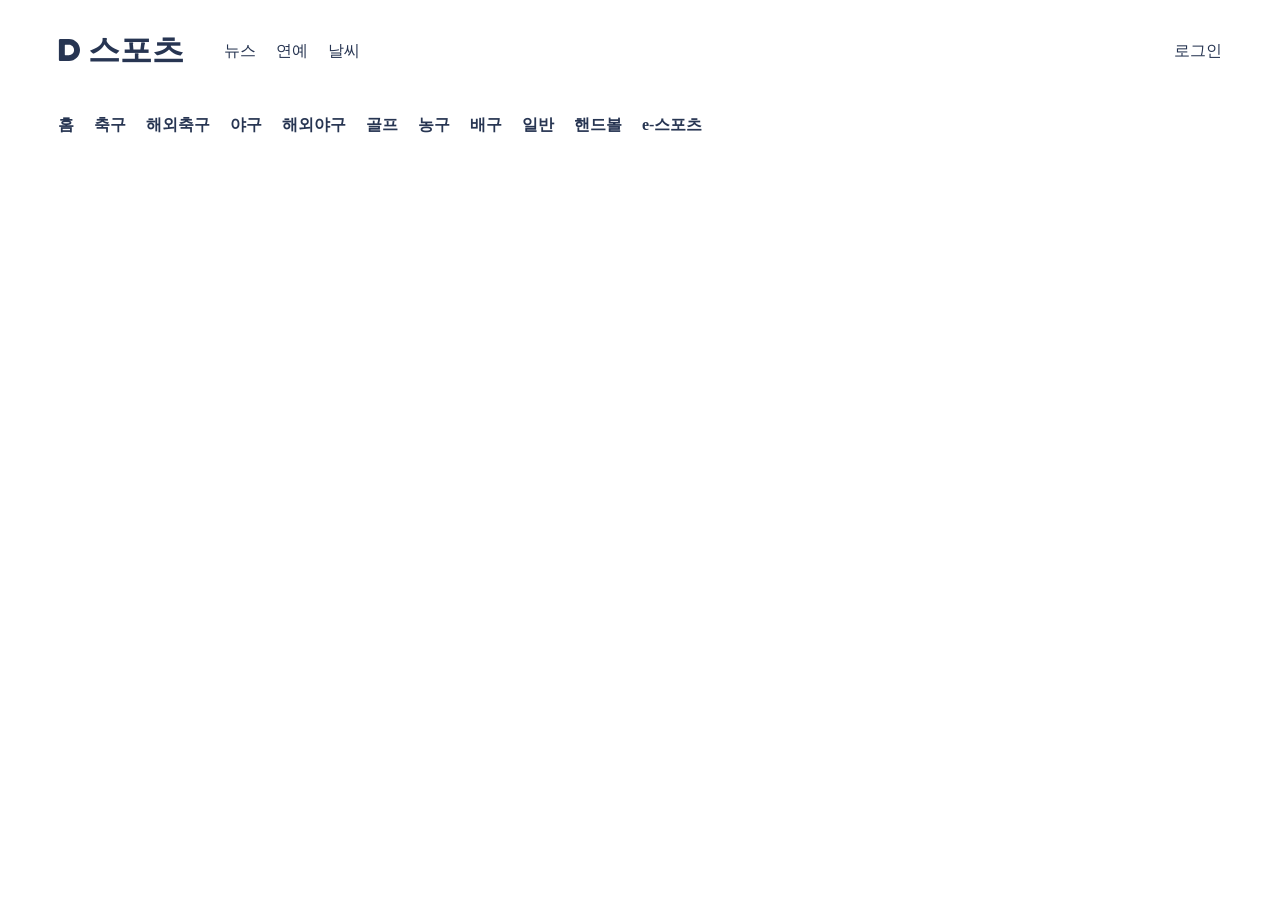
<file: baseball/index.html>
<!DOCTYPE html>
<html lang="en">
<head>
  <meta charset="UTF-8">
  <meta name="viewport" content="width=device-width, initial-scale=1.0">
  <link href="baseball.css" rel="stylesheet">
  <title>Document</title>
</head>
<body>

  <!-- 최상단 메뉴 -->
  <div class="head_top">
    <h1 class="doc-title">
      <a href="http://daum.net" class="link_daum">
        <svg focusable="false" aria-hidden="true" width="22" height="22" viewBox="0 0 22 22" fill="none" xmlns="http://www.w3.org/2000/svg">
          <path d="M11 5.83C13.8556 5.83 16.1656 8.316 16.0556 11.1958C15.9522 13.9348 13.6158 16.17 10.8746 16.17H7.2578C7.0158 16.17 6.8178 15.972 6.8178 15.73V6.27C6.8178 6.028 7.0158 5.83 7.2578 5.83H10.9978M11 0H2.2C1.4718 0 0.880005 0.5918 0.880005 1.32V20.68C0.880005 21.4082 1.4718 22 2.2 22H11C17.0742 22 22 17.0742 22 11C22 4.9258 17.0742 0 11 0Z" fill="#273552"></path>
        </svg>
      </a>
      <a href="https://sports.daum.net/" id="kakaoServiceLogo">
        <span class="ir_wa">스포츠</span>
      </a>
    </h1>

    <ul class="doc-relate">
      <li><a href="https://news.daum.net/" class="link_services">뉴스</a></li>
      <li><a href="https://entertain.daum.net/" class="link_services">연예</a></li>
      <li><a href="https://weather.daum.net/?location-regionId=AB20020600&weather-cp=kweather" class="link_services">날씨</a></li>
    </ul>

    <a href="https://logins.daum.net/accounts/loginform.do?url=https%3A%2F%2Fsports.daum.net%2Frecord%2Fkbo" target="_top" id="btnMinidaumLogin" class="minidaum_login minidaum_tiara_click" data-tiara-layer="gnb minidaum login" data-tiara-action-name="미니다음_로고">로그인</a>
  </div>

  <!-- 카테고리 선택 메뉴 -->
  <div class="inner_gnb">
    <ul class="gnb_comm">
      <li><a href="#"><span class="txt_gnb">홈</span></a></li>
      <li><a href="#"><span class="txt_gnb">축구</span></a></li>
      <li><a href="#"><span class="txt_gnb">해외축구</span></a></li>
      <li id="menu_baseball"><a href="#"><span class="txt_gnb">야구</span></a></li>
      <li><a href="#"><span class="txt_gnb">해외야구</span></a></li>
      <li><a href="#"><span class="txt_gnb">골프</span></a></li>
      <li><a href="#"><span class="txt_gnb">농구</span></a></li>
      <li><a href="#"><span class="txt_gnb">배구</span></a></li>
      <li><a href="#"><span class="txt_gnb">일반</span></a></li>
      <li><a href="#"><span class="txt_gnb">핸드볼</span></a></li>
      <li><a href="#"><span class="txt_gnb">e-스포츠</span></a></li>
    </ul>
  </div>

  <!-- 야구 출력 부분 -->
   <div class="baseball-area">

    <!-- 년도 -->
    <div id="calendar_year">
      <h2>2023</h2>
    </div>

    <!-- 기록표 -->
    <div id="recordList" class="box_record rebord_kbo">

      <h4 class="tit_record">종합 순위</h4>
        <div class="wrap_table">
          <div class="inner_table">
            <table class="tbl_record">
              <colgroup>

                <!-- 순위 -->
                <col class="col1">

                <!-- 팀 -->
                <col class="col2">

                <!-- 나머지 -->
                <col class="col_data" span="7">
              </colgroup>

              <!-- thead 값 -->
              <thead>
                <tr>
                  <th scope="col" class="th_rank">
                    <span class="txt_col">순위</span>
                  </th>
                  <th scope="col" class="th_name">
                    <span class="txt_col">팀</span>
                  </th>
                  <th scope="col" data-sort="game">
                    <span class="btn_sort">경기</span>
                  </th>
                  <th scope="col" data-sort="win">
                    <span class="btn_sort">승</span>
                  </th>
                  <th scope="col" data-sort="draw">
                    <span class="btn_sort">무</span>
                  </th>
                  <th scope="col" data-sort="loss">
                    <span class="btn_sort">패</span>
                  </th>
                  <th scope="col" data-sort="rank">
                    <span class="btn_sort">승률</span>
                  </th>
                  <th scope="col" data-sort="gb">
                    <span class="btn_sort">게임차</span>
                  </th>
                  <th scope="col" data-sort="streak">
                    <span class="btn_sort">연속</span>
                  </th>
                </tr>
              </thead>

              <!-- tbody -->
               <tbody id="baseball-body">
               </tbody>
            </table>
          </div>
        </div>
      </h4>
    </div>
   </div>
   <script src="baseball.js"></script>
</body>
</html>
</file>
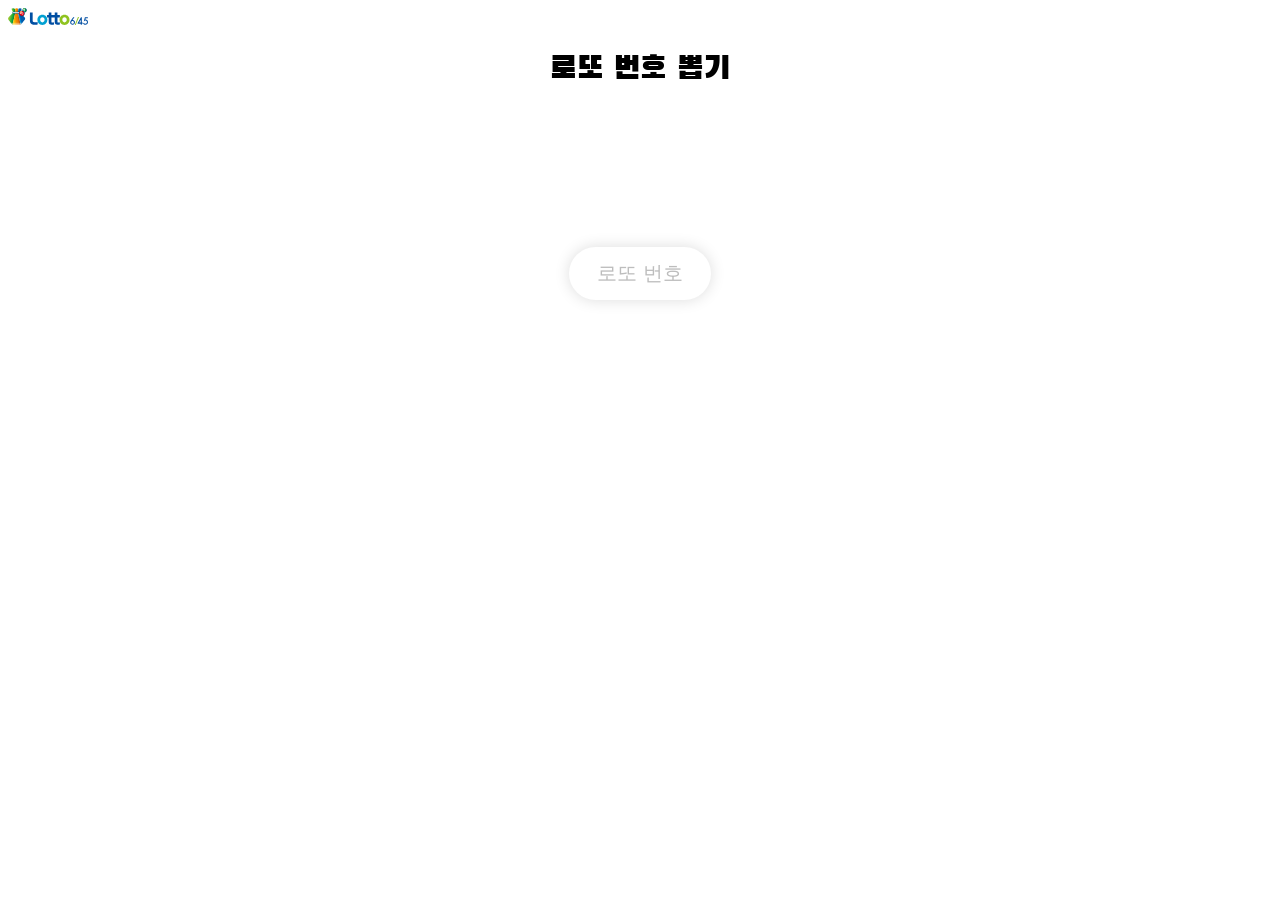
<file: lotto/index.html>
<!DOCTYPE html>
<html lang="en">
<head>
  <meta charset="UTF-8">
  <meta name="viewport" content="width=device-width, initial-scale=1.0">
  <title>Document</title>
  <link href="lotto.css" rel="stylesheet">
  <link rel="preconnect" href="https://fonts.googleapis.com">
  <link rel="preconnect" href="https://fonts.gstatic.com" crossorigin>
  <link href="https://fonts.googleapis.com/css2?family=Black+Han+Sans&display=swap" rel="stylesheet">
  <script>
    function getLotto(){
      // 랜덤
      // 6개 뽑아야 하는데, 문제 중복 숫자를 뽑으면 안된다.

      var numbers = []

      while(numbers.length < 6){
        var n = Math.floor(Math.random() * 45 + 1);
        console.log(n);
        if (numbers.includes(n)){
          continue;
        }
        numbers.push(n);
      }

      // 오름차순 정렬
      numbers.sort((a, b) => a - b);
      console.log(numbers);

      const ballHTML = numbers.map( n => {
        let colorClass = "";
        if (n <= 10) colorClass = "ball-yellow";
        else if (n <= 20) colorClass = "ball-blue";
        else if (n <= 30) colorClass = "ball-red";
        else if (n <= 40) colorClass = "ball-gray";
        else colorClass = "ball-green";

        return `<span class="ball ${colorClass}">${n}</span>`;
      }).join("");

      // 로직
      document.getElementById("lottoNumber").innerHTML = ballHTML;
    }
  </script>
</head>
<body>
  <img src="logo.svg" style="width: 80px;">
  <div class="webtitle">
    <h1 class="black-han-sans-regular">로또 번호 뽑기</h1>
  </div>
  <div class="container">
    <h2 id="lottoNumber"></h2>
  </div>
  <div class="button">
    <!-- <input class="button-style" onclick="getLotto()" type="button" value="로또번호"> -->
    <button class="button-style" onclick="getLotto()">로또 번호</button>
  </div>
  
</body>
</html>
</file>
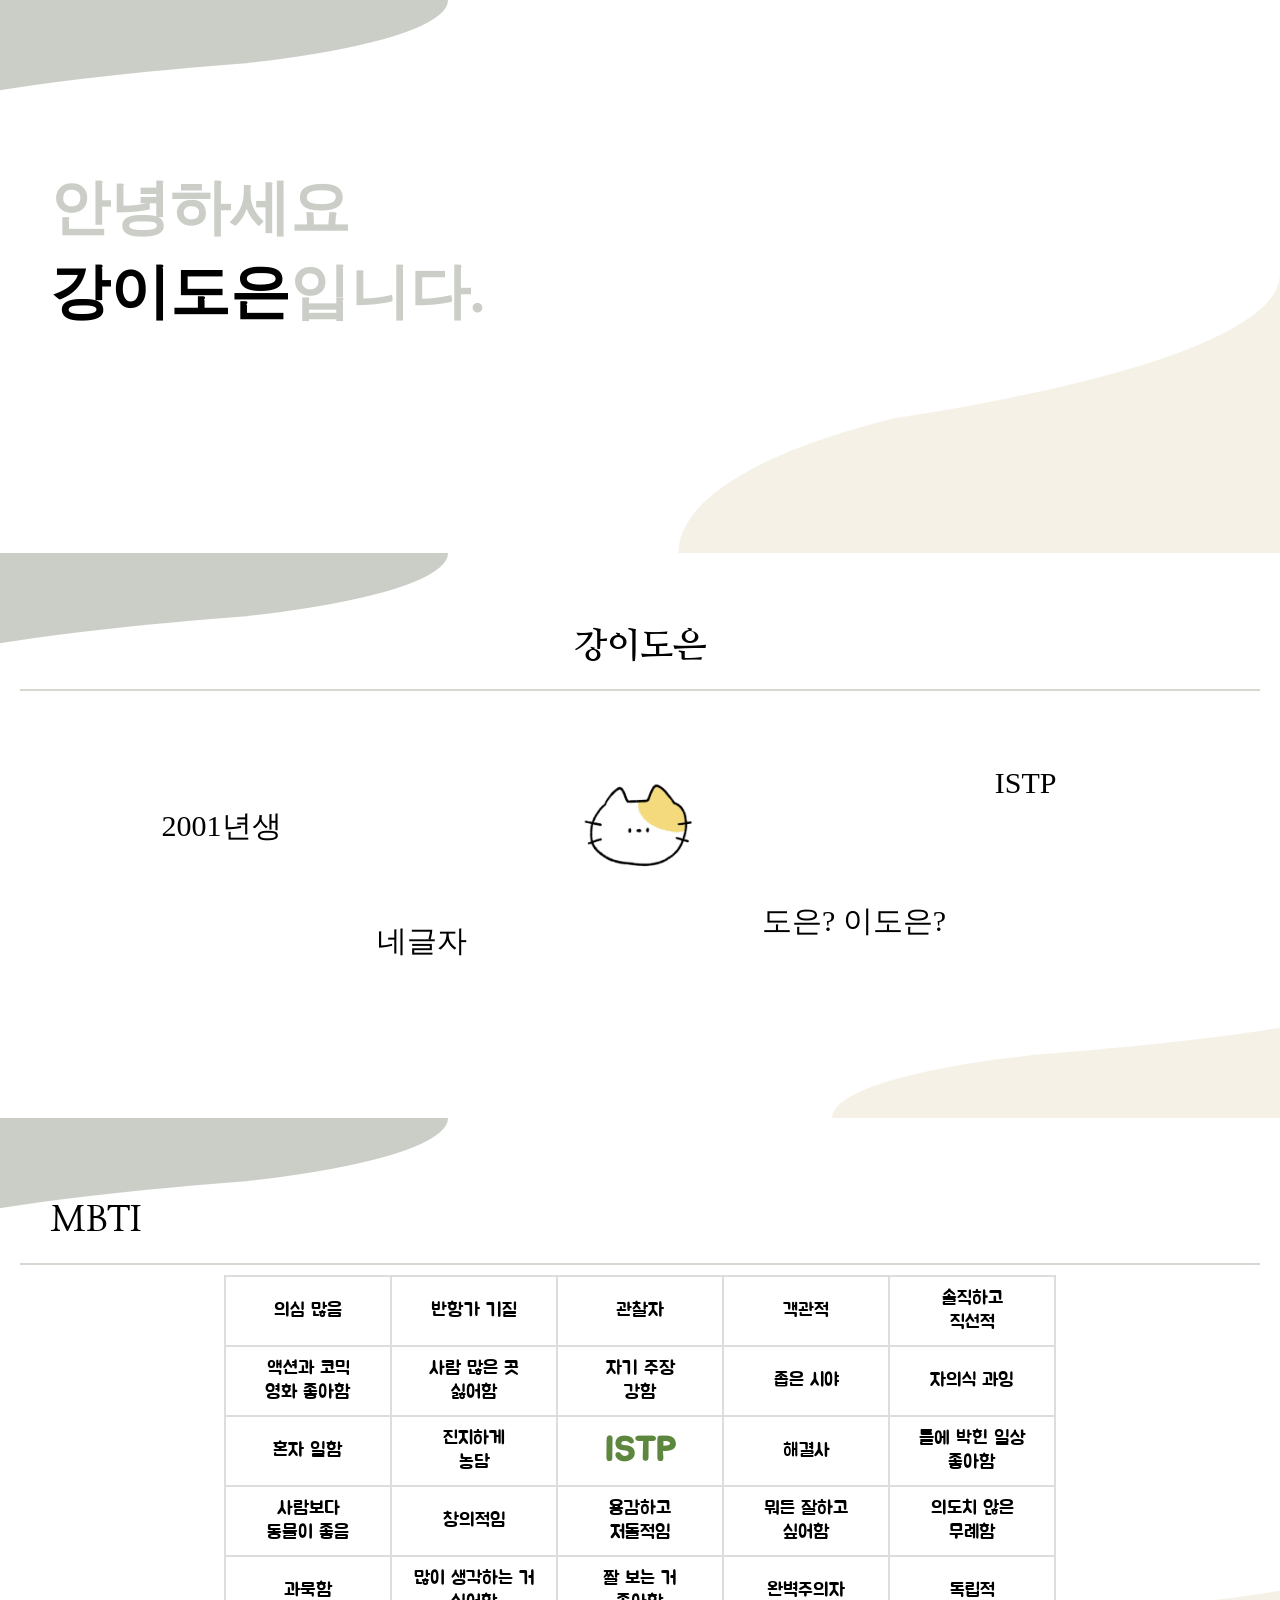
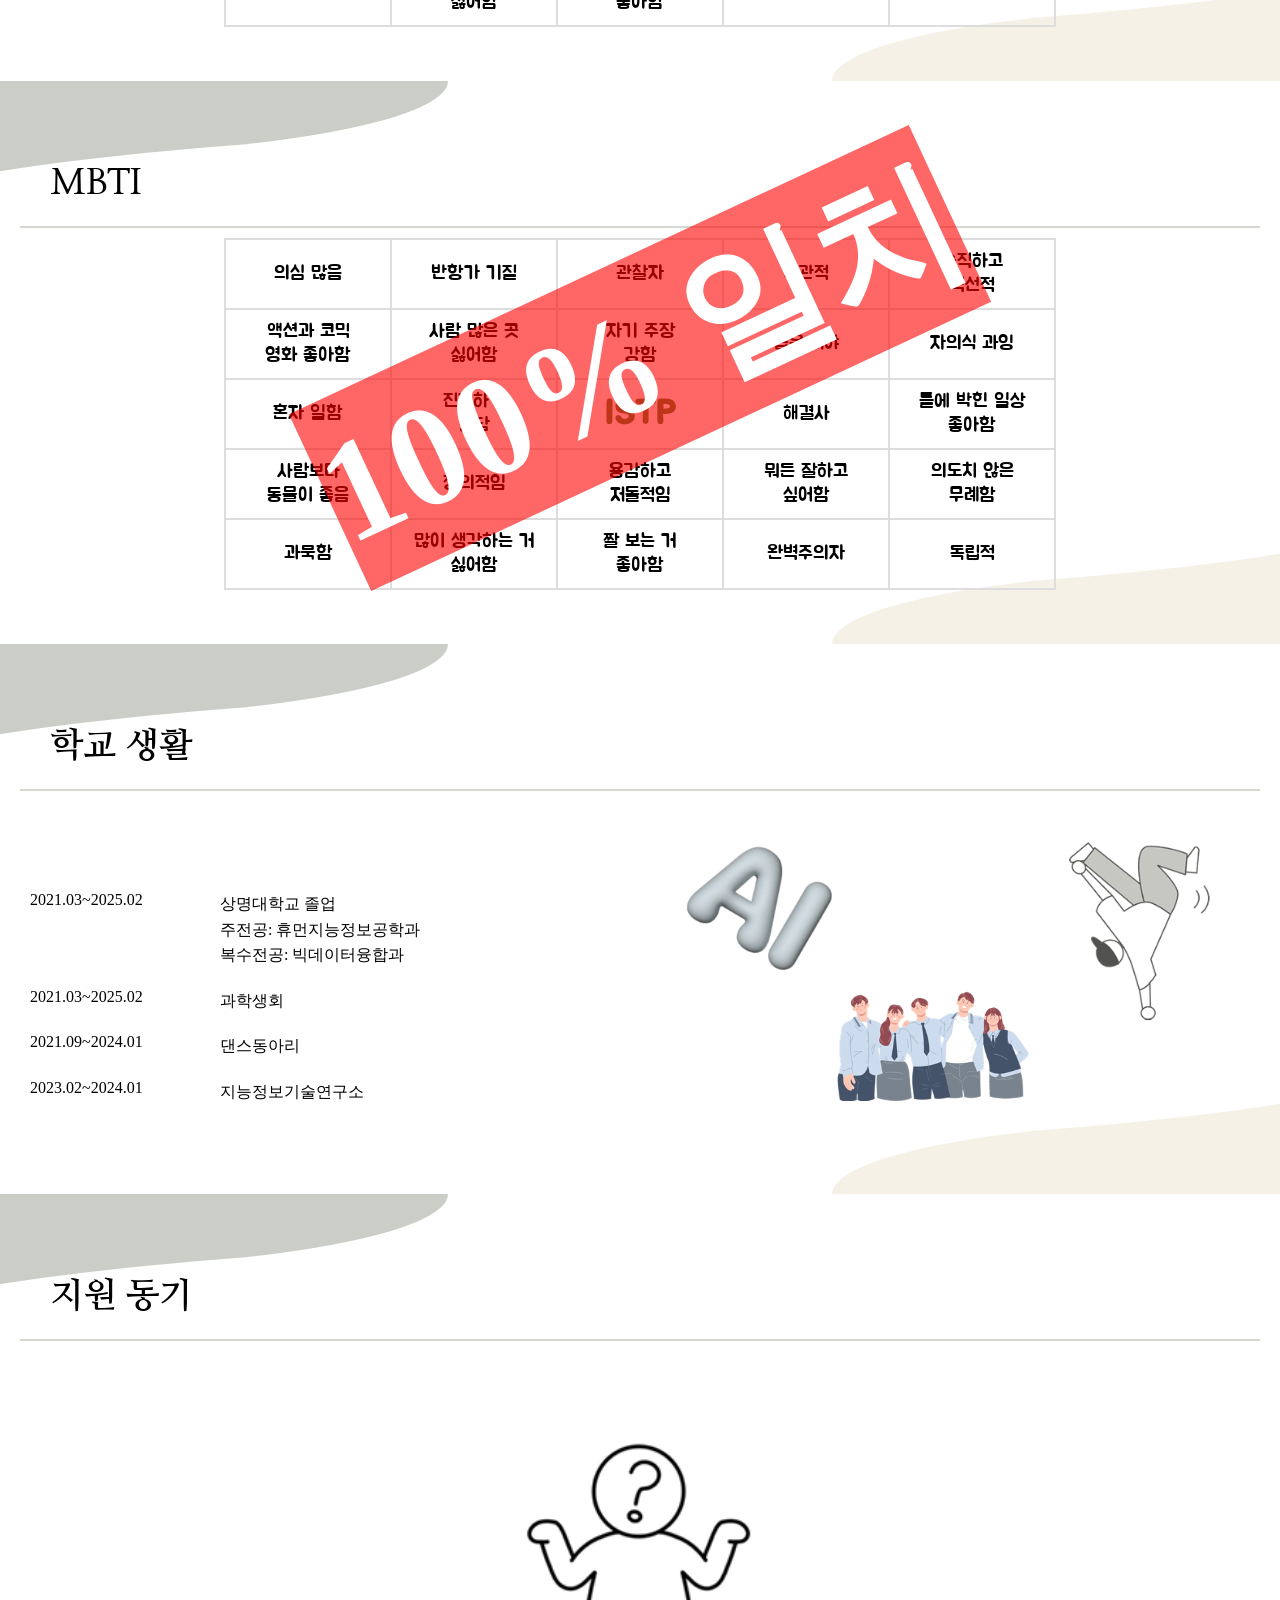
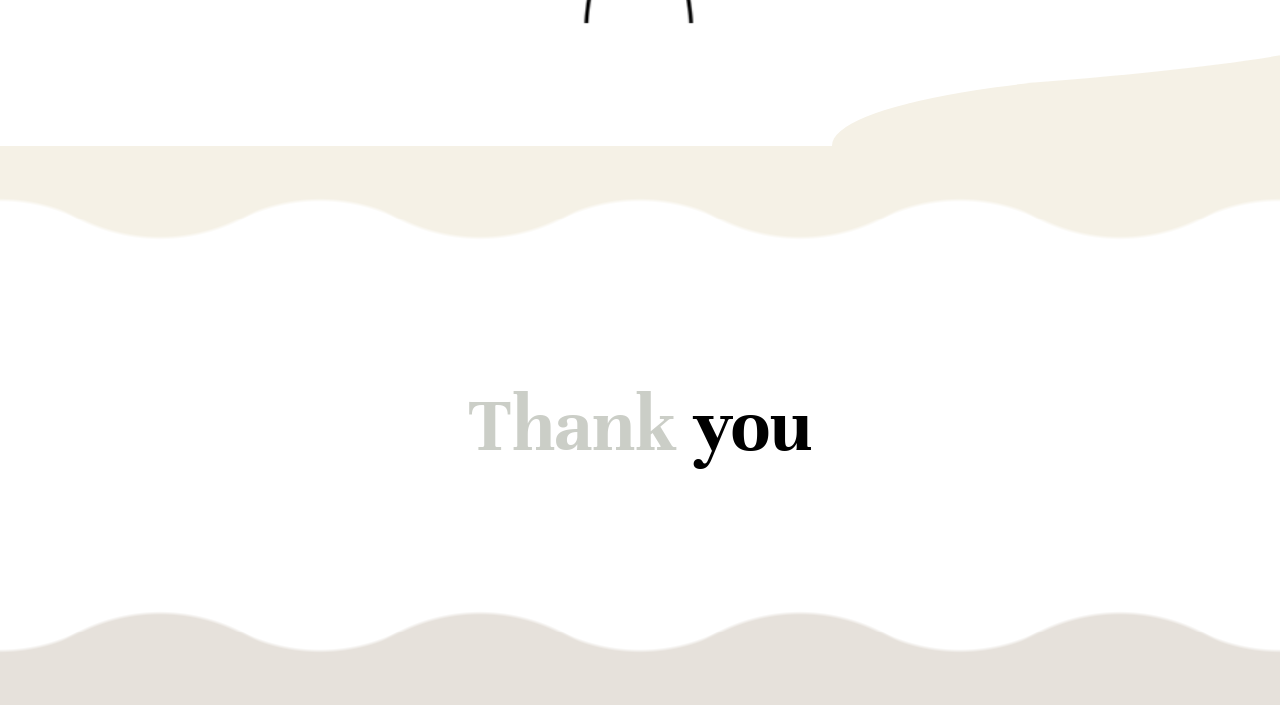
<file: resume/index.html>
<!DOCTYPE html>
<html lang="en">
<head>
  <meta charset="UTF-8">
  <meta name="viewport" content="width=device-width, initial-scale=1.0">
  <title>Kang Lee Doeun</title>

  <!-- font -->
  <link rel="preconnect" href="https://fonts.googleapis.com">
  <link rel="preconnect" href="https://fonts.gstatic.com" crossorigin>
  <link href="https://fonts.googleapis.com/css2?family=Nanum+Myeongjo&display=swap" rel="stylesheet">

  <link rel="preconnect" href="https://fonts.googleapis.com">
  <link rel="preconnect" href="https://fonts.gstatic.com" crossorigin>
  <link href="https://fonts.googleapis.com/css2?family=Jua&display=swap" rel="stylesheet">

  <link rel="preconnect" href="https://fonts.googleapis.com">
  <link rel="preconnect" href="https://fonts.gstatic.com" crossorigin>
  <link href="https://fonts.googleapis.com/css2?family=Unna:ital,wght@0,400;0,700;1,400;1,700&display=swap" rel="stylesheet">

  <!-- css -->
  <link rel="stylesheet" href="ppt_css.css">
</head>

<body>
  <!-- ============================== 1페이지 ============================== -->
  <!-- 상단 물결 -->
  <div class = "head"></div>
  <div class = "head-side"></div>

  <!-- 1페이지 본문 -->
  <div class = "introduce">
      <p class="title mark">안녕하세요</p>
      <p class="title">강이도은<span class="mark">입니다.</span></p>
  </div>
  <!-- 1페이지 하단 물결 1단 -->
    <div class="foot1-side"></div>
  </div>

  <!-- 1페이지 하단 물결 -->
  <div class = "foot1"></div>

  <!-- ============================== 2페이지 ============================== -->
  <!-- 상단 물결 -->
  <div class = "head"></div>
  <div class = "head-side"></div>

  <!-- 2페이지 본문 -->
  <div class="content-area">
    <p class="content-text nanum-myeongjo-regular">강이도은</p>

    <!-- 구분선 -->
    <div class="div-line"></div>

    <!-- 2페이지 요소 -->
    <div class="cat-area">
      <div class="birth"><p>2001년생</p></div>
      <div class="four"><p>네글자</p></div>
      <div><img src="cat.png" class="img-cat"></div>
      <div class="doeun">도은? 이도은?</div>
      <div class="mbti">ISTP</div>
    </div>
  </div>

  <!-- 하단 물결 -->
  <div class = "foot2-side"></div>
  <div class = "foot2"></div>

  <!-- ============================== 3페이지 ============================== -->
  <!-- 상단 물결 -->
  <div class = "head"></div>
  <div class = "head-side"></div>

  <!-- 3페이지 본문 -->
  <div class="content-area">
    <p class="content-text2 nanum-myeongjo-regular">MBTI</p>

    <!-- 구분선 -->
    <div class="div-line"></div>

    <!-- MBTI 표 -->
    <table class="jua-regular">
      <tr>
        <td>의심 많음</td>
        <td>반항가 기질</td>
        <td>관찰자</td>
        <td>객관적</td>
        <td>솔직하고<br>직선적</td>
      </tr>

      <tr>
        <td>액션과 코믹<br>영화 좋아함</td>
        <td>사람 많은 곳<br>싫어함</td>
        <td>자기 주장<br>강함</td>
        <td>좁은 시야</td>
        <td>자의식 과잉</td>
      </tr>

      <tr>
        <td>혼자 일함</td>
        <td>진지하게<br>농담</td>
        <td class="td-mark">ISTP</td>
        <td>해결사</td>
        <td>틀에 박힌 일상<br>좋아함</td>
      </tr>

      <tr>
        <td>사람보다<br>동물이 좋음</td>
        <td>창의적임</td>
        <td>용감하고<br>저돌적임</td>
        <td>뭐든 잘하고<br>싶어함</td>
        <td>의도치 않은<br>무례함</td>
      </tr>

      <tr>
        <td>과묵함</td>
        <td>많이 생각하는 거<br>싫어함</td>
        <td>짤 보는 거<br>좋아함</td>
        <td>완벽주의자</td>
        <td>독립적</td>
      </tr>
    </table>
  </div>

  <!-- 하단 물결 -->
  <div class = "foot2-side"></div>
  <div class = "foot2"></div>

  <!-- ============================== 4페이지 ============================== -->
  <!-- 4페이지 상단 물결 -->
  <div class = "head"></div>
  <div class = "head-side"></div>

  <!-- 4페이지 본문 영역 -->
  <div class="mbti-area">
    <p class="content-text2 nanum-myeongjo-regular">MBTI</p>

    <!-- 구분선 -->
    <div class="div-line"></div>

    <!-- MBTI 표 -->
    <table class="jua-regular">
      <tr>
        <td>의심 많음</td>
        <td>반항가 기질</td>
        <td>관찰자</td>
        <td>객관적</td>
        <td>솔직하고<br>직선적</td>
      </tr>

      <tr>
        <td>액션과 코믹<br>영화 좋아함</td>
        <td>사람 많은 곳<br>싫어함</td>
        <td>자기 주장<br>강함</td>
        <td>좁은 시야</td>
        <td>자의식 과잉</td>
      </tr>

      <tr>
        <td>혼자 일함</td>
        <td>진지하게<br>농담</td>
        <td class="td-mark">ISTP</td>
        <td>해결사</td>
        <td>틀에 박힌 일상<br>좋아함</td>
      </tr>

      <tr>
        <td>사람보다<br>동물이 좋음</td>
        <td>창의적임</td>
        <td>용감하고<br>저돌적임</td>
        <td>뭐든 잘하고<br>싶어함</td>
        <td>의도치 않은<br>무례함</td>
      </tr>

      <tr>
        <td>과묵함</td>
        <td>많이 생각하는 거<br>싫어함</td>
        <td>짤 보는 거<br>좋아함</td>
        <td>완벽주의자</td>
        <td>독립적</td>
      </tr>
    </table>

    <!-- MBTI 표 위 stamp -->
    <div class="match-stamp">100% 일치</div>
  </div>
    <!-- 하단 물결 -->
  <div class = "foot2-side"></div>
  <div class = "foot2"></div>

  <!-- ============================== 5페이지 ============================== -->
  <!-- 상단 물결 -->
  <div class="head"></div>
  <div class = "head-side"></div>

  <!-- 5페이지 본문 영역 -->
  <div class="content-area">
    <p class="content-text2 nanum-myeongjo-regular">학교 생활</p>
    
    <!-- 구분석 -->
    <div class="div-line"></div>

    <!-- 5페이지 본문 내 정렬 영역 -->
    <div class="content-wrapper">
      
      <!-- 5페이지 글씨 영역 -->
      <div class="history-area">

        <!-- 5페이지 글씨 개별 항목 -->
        <div class="history-item">
          <div class="date">2021.03~2025.02</div>
          <div class="details">
            <p>상명대학교 졸업</p>
            <p>주전공: 휴먼지능정보공학과<br>복수전공: 빅데이터융합과</p>
          </div>
        </div>
        <div class="history-item">
          <div class="date">2021.03~2025.02</div>
          <div class="details">
            <p>과학생회</p>
          </div>
        </div>
        <div class="history-item">
          <div class="date">2021.09~2024.01</div>
          <div class="details">
            <p>댄스동아리</p>
          </div>
        </div>
        <div class="history-item">
          <div class="date">2023.02~2024.01</div>
          <div class="details">
            <p>지능정보기술연구소</p>
          </div>
        </div>
      </div>

      <!-- 5페이지 이미지 영역 -->
      <div class="image-area">
        <img src="ai.png" class="img-ai">
        <img src="dance.png" class="img-dance">
        <img src="student.png" class="img-student">
      </div>
    </div>
  </div>

  <!-- 하단 물결 -->
  <div class = "foot2-side"></div>
  <div class = "foot2"></div>

  <!-- ============================== 6페이지 ============================== -->
  <!-- 상단 물결 -->
  <div class="head"></div>
  <div class = "head-side"></div>

  <!-- 6페이지 본문 영역 -->
  <div class="qna-area">
    <p class="content-text2 nanum-myeongjo-regular">지원 동기</p>
    
    <!-- 구분선 -->
    <div class="div-line"></div>
    <img src="qna.png" class="img-qna" width="240px">
  </div>

  <!-- 하단 물결 -->
  <div class = "foot2-side"></div>
  <div class = "foot2"></div>


  <!-- ============================== 7페이지 ============================== -->
  <!-- 상단 물결 -->
  <div class = "head3"></div>

  <!-- 7페이지 본문 -->
  <div class = "end-area">
    <p class="end-text unna-regular"><span class="mark end-text unna-regular">Thank</span>  you</p>
  </div>

  <!--  하단 물결 -->
  <div class = "foot3"></div>
</body>
</html>
</file>
<file: baseball/baseball.css>
/* 최상단 메뉴 */
.head_top{
  display: flex;
  align-items: center;
  margin-left: 50px;
  /* margin-right: 50px; */
  min-width: 1132px;
}

/*밑줄 없애기*/
a {
  text-decoration: none; 
}

/* 뉴스, 연예, 날씨 */
.doc-relate {
  align-items: center;
  display: flex; /*가로 정렬*/
  list-style: none; /*불릿 제거*/
  gap: 20px;
}

/* 타이틀 텍스트 */
.ir_wa, .link_services, .txt_gnb{
  color: #273552;
}

/* 카테고리 hover */
.txt_gnb:hover{
  color:red;
  transition-duration: 0.3s;
}

/* 로그인 버튼 */
.minidaum_login{
  color: #273552;
  align-items: center;
  margin-left: auto; /*flexbox 환경에서 사용 시 해당 요소의 왼쪽 공간을 여백이 모두 채움*/
  border: 3px;
  margin-right: 50px;
}

 /* 카테고리 크기 */
.inner_gnb{
  min-width: 1132px;
  margin-left: 30px;
}

/* 카테고리 flex */
.gnb_comm{
  align-items: center;
  display: flex; /*가로 정렬*/
  list-style: none; /*불릿 제거*/
  gap: 20px;
  padding: 20px;
  margin-top: 0px;
  font-weight: bold;
}

/* 년도 */
#calendar_year {
  font-size: 30px;
  font-weight: bold;
  display: flex;
  align-items: center;
  justify-content: center;
  min-width: 1100px;
}

/* 기록표 전체 */
.box_record{
  /* position: relative; */
  min-width: 1100px;
  margin: auto;
  padding: 20px;
  margin-top: -30px;
}

/* 종합 순위 */
.tit_record{
  margin-bottom: 10px;
}

/* 기록표 값 */
.tbl_record{
  width: 100%;
  table-layout: fixed; /* colgroup의 규칙을 따르게 함 */
  overflow: hidden;
  /* font-size: 8px; */
}

/* tbody 내부 높이 지정 */
.tbl_record td{
  height: 44px;
  font-size: 13px;
  text-align: center;
}

/* 팀 내부 데이터 left */
.td_name {
  text-align: left !important;
}

/* colgroup 지정 */
.colgroup{
  display: table-column-group;
  unicode-bidi: isolate;
}
.col1 { width: 40px; }
.col2 { width: auto; }
.col_data { width: 70px; }

/* 로고 사진 크기 */
.team-logo{
  width: 25px;
  vertical-align: middle;
}

.tbl_record, .btn_sort{
  height: 80px;
}

/* 팀 textalign */
.th_name{
  text-align: left;
}

table {
  display: table;
  border-collapse: separate;
  box-sizing: border-box;
  text-indent: initial;
  unicode-bidi: isolate;
  border-spacing: 2px;
  border-color: gray;
}

.wrap_table {
  position: relative;
  border-top: 1px solid #494949;
  margin-bottom: 22px;
  box-sizing: border-box;
}

/* 기록 요소 높이 지정 */
.tbl_record thead th {
  background-color: #f7f7f7;
  height: 45px;
  border-bottom: 1px solid #ededed;
}

.box_record .inner_table {
  overflow-y: auto;
  border-bottom: 1px solid #eaeaea;
  background-color: #fff;
}

/* 기록표 제목 행 text */
.tbl_record th {
  font-weight: 400;
  font-size: 14px;
  background-color: transparent;
}

/* 순위 bold */
.tbl_record td:nth-child(1) {
  font-weight: bold;  
}

/* 승률 배경 */
.tbl_record th:nth-child(7) {
  background-color: #e8f2fe; 
  color: #2b6ecd;
}
.tbl_record td:nth-child(7) {
  background-color: #f0f7ff;
  font-weight: bold;  
}

.tbl_record tbody tr:nth-child(even){
  background-color: #f7f7f7;
}

.baseball-area{
  padding: 25px;
  display: none;
}
.baseball-area.active{
  display: block;
}
</file>
<file: lotto/lotto.css>
.webtitle{
  display: flex;
  justify-content: center;
  align-content: center;
  /* max-height: 10vh; */
}
.container{
  min-height: 15vh;
  display: flex;
  justify-content: center;
  align-content: center;
}
#lottoNumber{
  display: flex;
  justify-content: center;
  align-content: center;
  gap: 20px;

}
.button{
  display: flex;
  justify-content: center;
  align-content: center;
}
.button-style{
  color: #bdbdbd;
  font-weight: 500;
  padding: 13px 28px 13px 28px;
  text-align: center;
  font-size: 20px;
  border: solid 0px transparent;
  border-radius: 30px;
  box-shadow: 0px 0px 15px #dddddd;
  background-color: #ffffff;
}
.button-style:hover{
  color: #ffffff;
  background-color: #d8314f;
  transition-duration: 0.3s;
  font-weight: 500;
  padding: 13px 28px 13px 28px;
  text-align: center;
  font-size: 20px;
  border: solid 0px transparent;
  border-radius: 30px;
  box-shadow: inset 0px 0px 15px #14141459;
}

.ball {
  display: inline-block;
  width: 50px;
  height: 50px;
  line-height: 50px;
  text-align: center;
  border-radius: 50%;
  color: white;
  font-weight: bold;
  font-size: 1.2rem;
  box-shadow: 0 4px 8px rgba(0, 0, 0, 0.2);
  animation: popIn 0.3s ease-out;
}

.ball-yellow { background-color: #e08f00; } 
.ball-blue   { background-color: #0063cc; } 
.ball-red    { background-color: #d8314f; }
.ball-gray   { background-color: #6e7382; } 
.ball-green  { background-color: #2c9e44; }

@keyframes popIn {
  from { transform: scale(0); opacity: 0; }
  to   { transform: scale(1); opacity: 1; }
}

.black-han-sans-regular {
  font-family: "Black Han Sans", sans-serif;
  font-weight: 400;
  font-style: normal;
}
</file>
<file: resume/ppt_css.css>
/* body 전체 적용 */
body {
  margin: 0;
  min-width: 1000px;
  overflow-x: auto;
  -webkit-user-select:none;
  -moz-user-select:none;
  -ms-user-select:none;
  user-select:none
}

/* 소제목 폰트 */
.nanum-myeongjo-regular {
  font-family: "Nanum Myeongjo", serif;
  font-weight: 400;
  font-style: normal;
}

/* mbti 폰트 */
.jua-regular {
  font-family: "Jua", sans-serif;
  font-weight: 400;
  font-style: normal;
}

/* Thank You 폰트 */
.unna-regular {
  font-family: "Unna", serif;
  font-weight: 600;
  font-style: normal;
}

/* --------------- 1페이지 --------------- */
/* 상단 물결 */
.head{
  height: 7vh;
  background: #cbcec7;
  clip-path: ellipse(35% 120% at 0% 0%);
  overflow-x: auto;
}

/* 상단 물결 디테일 */
.head-side{
  height: 7vh;
  min-height: 50px;
  background-color: #cbcec7;
  width: 100%;
  position: relative;
  overflow: hidden;
}
.head-side::before {
  content: "";
  position: absolute;
  top: 0;
  left: 0;
  width: 100%;
  height: 100%;
  background-color: #ffffff;
  clip-path: ellipse(108% 150% at 100% 100%);
}

/* 1페이지 본문 영역 */
.introduce {
  position: relative;
  margin-top: 70px;
  margin-left: 50px;
  margin-bottom: -10vh;
  z-index: 2; 
}

/* 1페이지 text 속성 */
.title{
  text-align: left;
  font-weight: bold;
  font-size: 60px;
  line-height: 0.4em;
  margin-top: 0px;
}

/* 1페이지 text 하이라이트 */
.mark{
  font-weight: bold;
  color:#cbcec7;
}

/* 1페이지 하단 물결 1단 */
.foot1-side {
  height: 16vh;
  background-color: #f5f1e6;
  position: relative;
}

/* 1페이지 하단 물결 1단 디테일 */
.foot1-side::before {
  content: "";
  position: absolute;
  top: 0;
  left: 0;
  width: 100%;
  height: 100%;
  background-color: #ffffff;
  clip-path: ellipse(100% 140% at 0% 0%); 
}

/* 1페이지 하단 물결 2단*/
.foot1 {
  height: 15vh;
  background-color: #f5f1e6;
  clip-path: ellipse(47% 130% at 100% 100%);
}


/* --------------- 2 페이지 --------------- */
/* 하단 물결 */
.foot2{
  height: 7vh;
  background-color: #f5f1e6;
  clip-path: ellipse(35% 120% at 100% 100%);
  overflow-x: auto;
}

/* 하단 물결 디테일 */
.foot2-side{
  height: 7vh;
  background-color: #f5f1e6;
  position: relative;
}
.foot2-side::before {
  content: "";
  position: absolute;
  top: 0;
  left: 0;
  width: 100%;
  height: 100%;
  background-color: #ffffff;
  clip-path: ellipse(108% 150% at 0% 0%);
}

/* 2페이지 본문 영역 */
.content-area{
  min-height: 10vh;
}

/* 2페이지 소제목 속성 */
.content-text{
  font-weight: bold;
  font-size: 35px;
  text-align: center;
  margin-top: -6vh;
  position: relative;
  z-index: 10;
  margin-bottom: 20px;
}

/* 구분선 */
.div-line{
  border: solid 1px;
  border-color: #d5d8d1;;
  margin-left: 20px;
  margin-right: 20px;
}

/* 2페이지 요소 영역 */
.cat-area{
  padding-top: 55px;
  display: flex;
  flex-direction: row;
  min-width: 1000px;
  margin-bottom: 0px;
  position: relative;
  z-index: 10;
}

/* 2페이지 요소 1 - 2001년생 */
.birth{
  text-align: right;
  padding-top: 30px;
  width: 22%;
  font-size: 30px;
}

/* 2페이지 요소 2 - 네글자 */
.four{
  text-align: center;
  padding-top: 145px;
  width: 22%;
  font-size: 30px;
}

/* 2페이지 요소 3 - 도은?이도은? */
.doeun{
  text-align: center;
  padding-top: 155px;
  width: 22%;
  font-size: 30px;
}

/* 2페이지 요소 4 - ISTP */
.mbti{
  padding-top: 20px;
  width: 22%;
  font-size: 30px;
}

/* --------------- 3 페이지 --------------- */
/* 3페이지 소제목 속성 */
.content-text2{
  text-align: left;
  font-weight: bold;
  font-size: 35px;
  margin-top: -5vh;
  margin-bottom: 20px;
  padding-left: 50px;
  position: relative;
  z-index: 10;
}

/* MBTI 표 속성 */
table {
  table-layout: fixed;
  width: 65%;
  height: 100%;
  border-collapse: collapse;
  margin-left:auto; 
  margin-right:auto;
  margin-top: 10px;
  margin-bottom: -8vh;
  position: relative;
  z-index: 10;
}

/* MBTI 표 요소 속성 */
td {
  padding-top: 10px;
  padding-bottom: 10px;
  font-size: 19px;
  border: 2px solid #ddd;
  text-align: center;
}
.td-mark{
  padding-top: 10px;
  padding-bottom: 10px;
  color: #5d863f;
  font-weight: bold;
  font-size: 34px;
}

/* --------------- 4 페이지 --------------- */
/* 4페이지 본문 영역 */
.mbti-area{
  min-height: 10vh;
  position: relative;
  display: block;
}

/* MBTI 표 위 stamp */
.match-stamp {
  position: absolute;
  top: 55%;
  left: 50%;
  transform: translate(-50%, -70%) rotate(-25deg);
  color: #ffffff;
  font-size: 9rem;
  font-weight: 900;
  background-color: rgba(255, 0, 0, 0.6);
  white-space: nowrap;
  z-index: 10; 
  pointer-events: none;
}

/* --------------- 5 페이지 --------------- */
/* 5페이지 본문 내 정렬 영역 */
.content-wrapper {
  display: flex;
  justify-content: space-between;
  margin-top: 40px; 
  position: relative;
  z-index: 10;
  margin-bottom: -7vh;
}

/* 5페이지 글씨 영역 */
.history-area {
  min-height: 10vh;
  display: flex;
  flex-direction: column;
  justify-content: flex-start;
  gap: 20px; 
  padding-top: 60px; 
  box-sizing: border-box;
  overflow: hidden;
  margin-bottom: -3vh;
  flex:1
}

/* 5페이지 글씨 개별 항목 */
.history-item {
  padding-left: 30px;
  display: flex;
  gap: 30px;
  margin: 0;
}
.date {
  width: 160px;
  font-size: 1rem;
}
.details p {
  margin: 0;
  line-height: 1.6;
  font-size: 1rem;
}

/* 5페이지 이미지 영역 */
.image-area {
  flex: 1; 
  position: relative; 
  min-height: 300px; 
}

/* 5페이지 이미지 개별 속성 */
.img-ai { position: absolute; top: 0%; left: 5%; width: 180px; }
.img-dance { position: absolute; top: 0%; right: 10%; width: 160px; }
.img-student { position: absolute;bottom: 10%; left: 30%; width: 200px; }
.img-cat{width:150px; padding-top: 30px}

/* --------------- 6 페이지 --------------- */
/* 6페이지 본문 영역 */
.qna-area{
  min-height: 10vh;
  position: relative;
  z-index: 10;
  margin-bottom: -7vh;
}

/* 6페이지 이미지 속성 */
.img-qna{
  display: block;
  margin: 0 auto;
  margin-top: 50px;
  padding: 50px;
}

/* --------------- 7 페이지 --------------- */
/* 7 페이지 상단 물결 */
.head3 {
  height: 17vh;
  background: #f5f1e6;
  --mask:
    radial-gradient(178.89px at 50% calc(100% - 240px),#000 99%,#0000 101%) calc(50% - 160px) 0/320px 100%,
    radial-gradient(178.89px at 50% calc(100% + 160px),#0000 99%,#000 101%) 50% calc(100% - 80px)/320px 100% repeat-x;
  -webkit-mask: var(--mask);
          mask: var(--mask);
}

/* 7 페이지 하단 물결 */
.foot3 {
  height: 17vh;
  background-color: #e6e1db;
  --mask:
    radial-gradient(178.89px at 50% 240px,#000 99%,#0000 101%) calc(50% - 160px) 0/320px 100%,
    radial-gradient(178.89px at 50% -160px,#0000 99%,#000 101%) 50% 80px/320px 100% repeat-x;
  -webkit-mask: var(--mask);
          mask: var(--mask);
}

/* 7 페이지 본문 영역 */
.end-area{
  display: flex;
  justify-content: center;
}

/* 7페이지 text 속성 */
.end-text{
  text-align: center;
  font-size: 80px;
}
</file>
